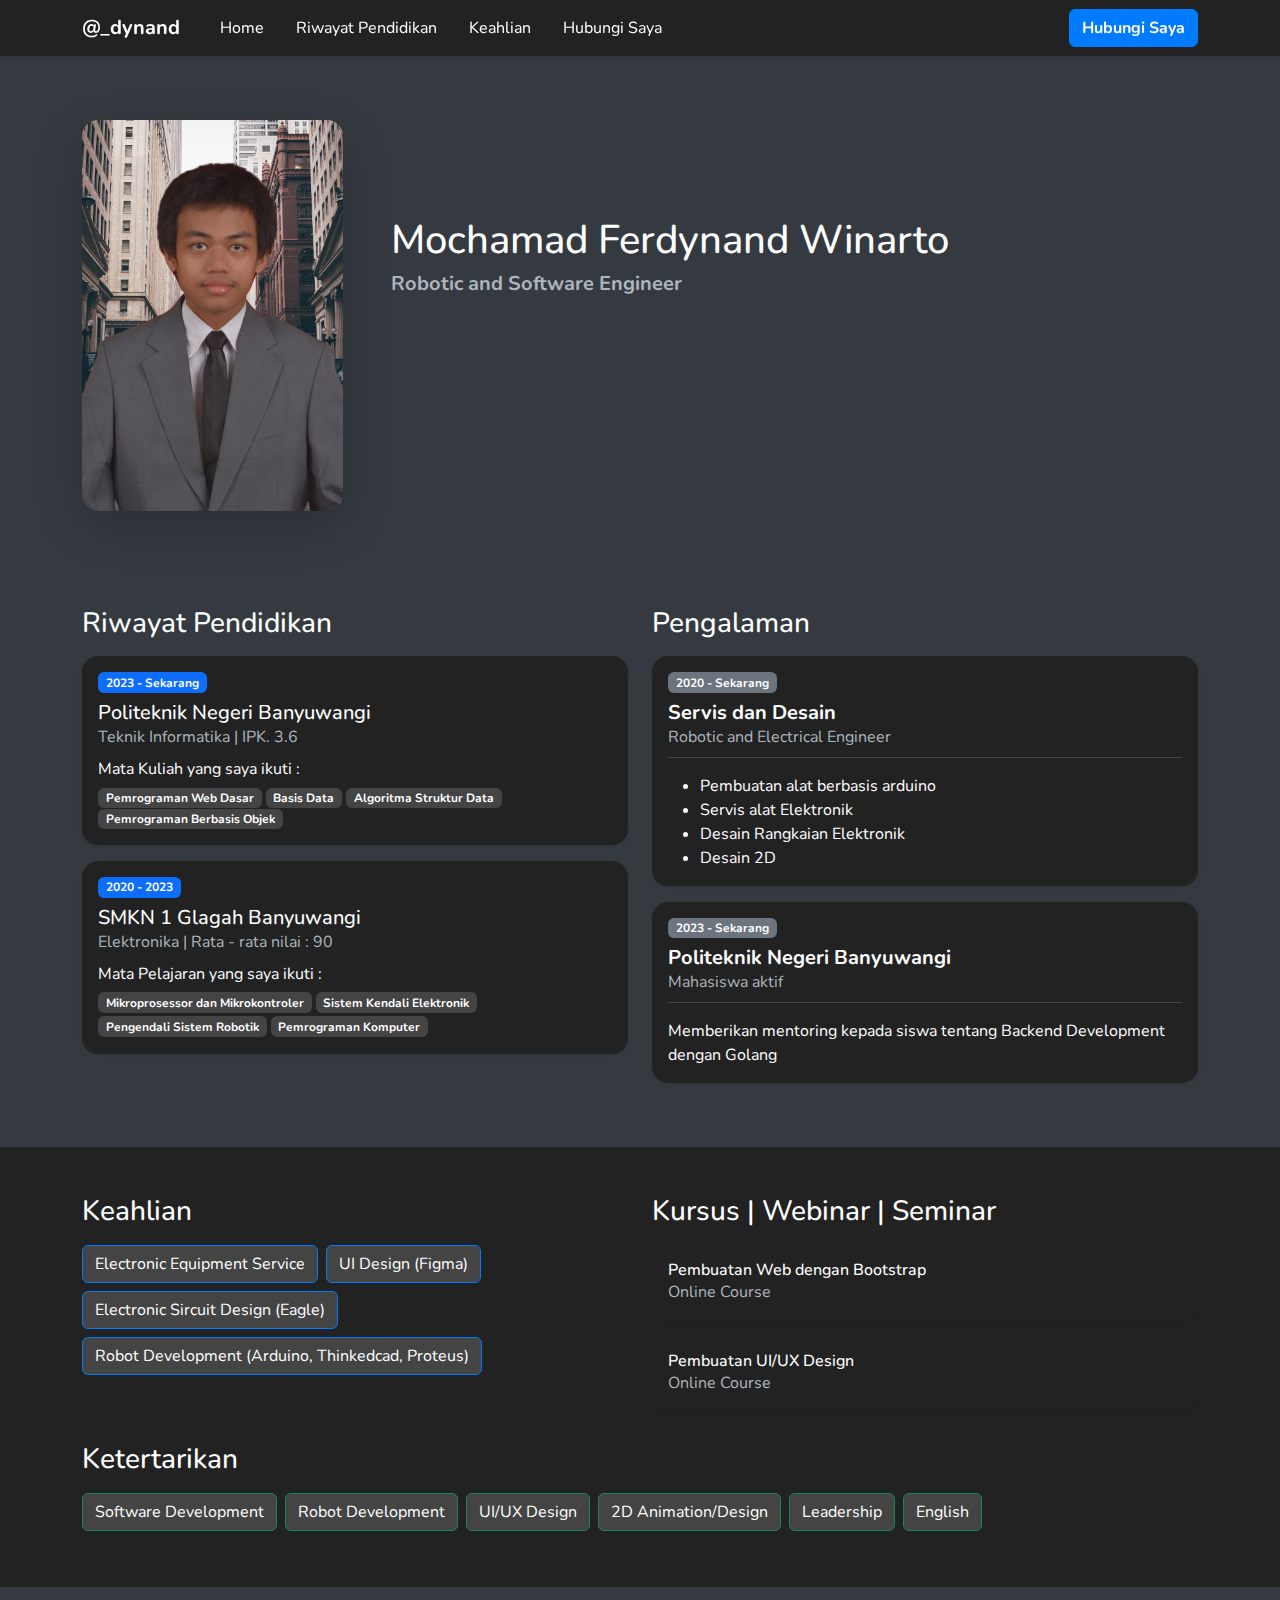
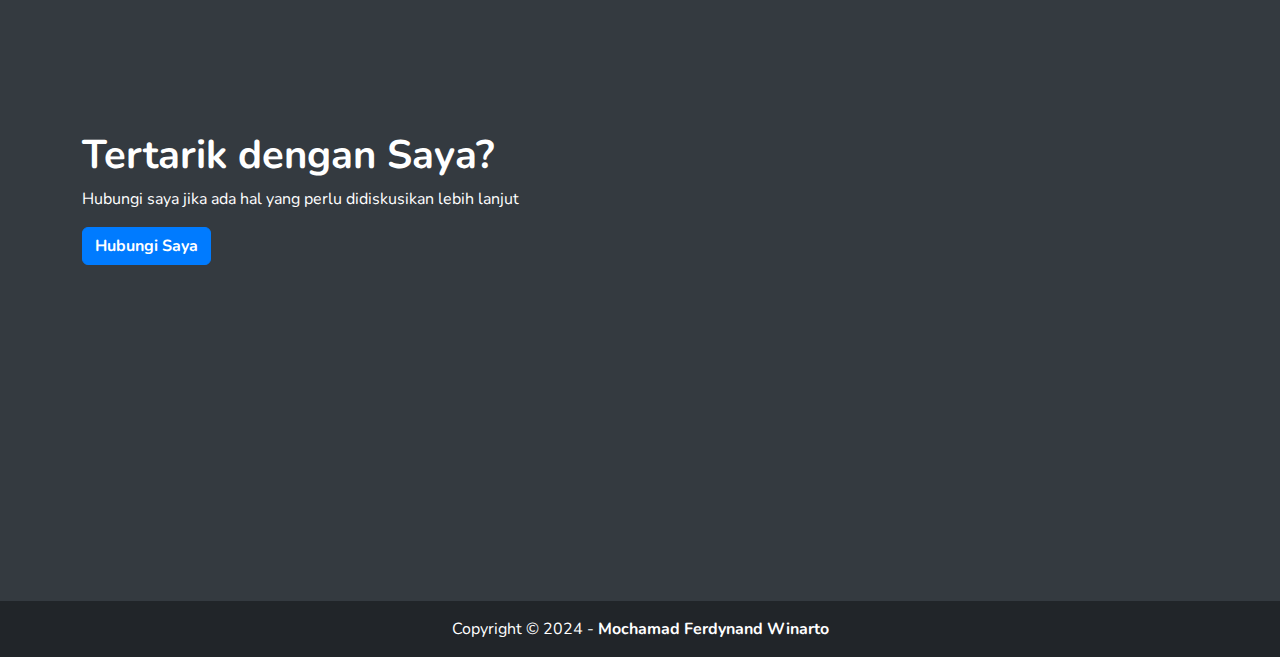
<file: index.html>
<html lang="en">

<head>
    <meta charset="utf-8">
    <meta name="viewport" content="width=device-width, initial-scale=1">
    <title>CV - Mochamad Ferdynand Winarto</title>
    <link href="https://cdn.jsdelivr.net/npm/bootstrap@5.3.3/dist/css/bootstrap.min.css" rel="stylesheet"
        integrity="sha384-QWTKZyjpPEjISv5WaRU9OFeRpok6YctnYmDr5pNlyT2bRjXh0JMhjY6hW+ALEwIH" crossorigin="anonymous">

    <!-- Google Font (Kustomisasi Font) -->
    <link rel="preconnect" href="https://fonts.googleapis.com">
    <link rel="preconnect" href="https://fonts.gstatic.com" crossorigin>
    <link href="https://fonts.googleapis.com/css2?family=Nunito:wght@200..1000&display=swap" rel="stylesheet">

    <link href="style.css" rel="stylesheet">

</head>

<body class="bg-light" style="font-family: Nunito, sans-serif;">
    <nav class="navbar navbar-expand-lg bg-body-tertiary fixed-top shadow-sm bg-white">
        <div class="container">
            <a class="navbar-brand" href="#">
                <b>@_dynand</b>
            </a>
            <button class="navbar-toggler" type="button" data-bs-toggle="collapse"
                data-bs-target="#navbarSupportedContent" aria-controls="navbarSupportedContent" aria-expanded="false"
                aria-label="Toggle navigation">
                <span class="navbar-toggler-icon"></span>
            </button>
            <div class="collapse navbar-collapse" id="navbarSupportedContent">
                <ul class="navbar-nav me-auto mb-2 mb-lg-0">
                    <li class="nav-item ps-3">
                        <a class="nav-link" href="#">Home</a>
                    </li>
                    <li class="nav-item ps-3">
                        <a class="nav-link" href="#pendidikan">Riwayat Pendidikan</a>
                    </li>
                    <li class="nav-item ps-3">
                        <a class="nav-link" href="#keahlian">Keahlian</a>
                    </li>
                    <li class="nav-item ps-3">
                        <a class="nav-link" href="#kontak">Hubungi Saya</a>
                    </li>
                </ul>

                <div class="d-flex">
                    <a class="btn btn-primary" data-bs-toggle="modal" data-bs-target="#modalKontak">
                        <b>Hubungi Saya</b>
                    </a>
                </div>
            </div>
        </div>
    </nav>

    <div class="pt-4"></div>

    <section class="mt-5 pt-5">
        <div class="container">
            <div class="row">
                <div class="col-md-3 mb-5 mb-md-0">
                    <img src="gambar/Gambar2.png" alt="ramadhan" class="img-fluid rounded-4 shadow-lg">
                </div>
                <div class="col-md-9 mt-md-5">
                    <div class="ms-md-4 pt-md-5">
                        <div class=" text-md-start text-center">
                            <h1> Mochamad Ferdynand Winarto</h1>
                            <h5 class="text-secondary">
                                <b>Robotic and Software Engineer</b>
                            </h5>
                        </div>
                    </div>
                </div>
            </div>
        </div>
    </section>

    <section id="pendidikan" class="pt-5">
        <div class="container pt-5">
            <div class="row">
                <div class="col-md-6">
                    <div class="row">
                        <h3 class="mb-3">Riwayat Pendidikan</h3>

                        <div class="col-md-12 mb-3">
                            <div class="card shadow-sm border-0 rounded-4">
                                <div class="card-body">
                                    <span class="badge bg-primary">2023 - Sekarang</span>
                                    <h5 class="mt-2 mb-0">Politeknik Negeri Banyuwangi</h5>
                                    <p class="text-body-tertiary mb-0">Teknik Informatika | IPK. 3.6</p>

                                    <div class="mt-2">
                                        <p class="mb-1">Mata Kuliah yang saya ikuti : </p>
                                        <span class="badge text-bg-light">Pemrograman Web Dasar</span>
                                        <span class="badge text-bg-light">Basis Data</span>
                                        <span class="badge text-bg-light">Algoritma Struktur Data</span>
                                        <span class="badge text-bg-light">Pemrograman Berbasis Objek</span>
                                    </div>
                                </div>
                            </div>
                        </div>
                        <div class="col-md-12 mb-3">
                            <div class="card shadow-sm border-0 rounded-4">
                                <div class="card-body">
                                    <span class="badge bg-primary">2020 - 2023</span>
                                    <h5 class="mt-2 mb-0">SMKN 1 Glagah Banyuwangi</h5>
                                    <p class="text-body-tertiary mb-0">Elektronika | Rata - rata nilai : 90</p>
                                    <div class="mt-2">
                                        <p class="mb-1">Mata Pelajaran yang saya ikuti : </p>
                                        <span class="badge text-bg-light">Mikroprosessor dan Mikrokontroler</span>
                                        <span class="badge text-bg-light">Sistem Kendali Elektronik</span>
                                        <span class="badge text-bg-light">Pengendali Sistem Robotik</span>
                                        <span class="badge text-bg-light">Pemrograman Komputer</span>
                                    </div>
                                </div>
                            </div>
                        </div>
                    </div>

                </div>
                <div class="col-md-6 mt-5 mt-md-0">
                    <div class="row">
                        <h3 class="mb-3">Pengalaman</h3>
                        <!-- Contoh: Pengalaman Kerja, Pengalaman Sukarelawan, Magang, Organisasi, dll. -->

                        <div class="col-md-12 mb-3">
                            <div class="card shadow-sm border-0 rounded-4">
                                <div class="card-body">
                                    <span class="badge bg-secondary">2020 - Sekarang</span>
                                    <h5 class="mt-2 mb-0"><b>Servis dan Desain</b></h5>
                                    <p class="text-body-tertiary mb-0">Robotic and Electrical Engineer</p>
                                    <hr class="mt-2 mb-3 text-body-tertiary">

                                    <div class="mt-2">
                                        <ul class="mb-0">
                                            <li>Pembuatan alat berbasis arduino</li>
                                            <li>Servis alat Elektronik</li>
                                            <li>Desain Rangkaian Elektronik</li>
                                            <li>Desain 2D</li>
                                        </ul>
                                    </div>
                                </div>
                            </div>
                        </div>
                        <div class="col-md-12 mb-3">
                            <div class="card shadow-sm border-0 rounded-4">
                                <div class="card-body">
                                    <span class="badge bg-secondary">2023 - Sekarang</span>
                                    <h5 class="mt-2 mb-0"><b>Politeknik Negeri Banyuwangi</b></h5>
                                    <p class="text-body-tertiary mb-0">Mahasiswa aktif</p>
                                    <hr class="mt-2 mb-3 text-body-tertiary">

                                    <div class="mt-2">
                                        <p class="mb-0">Memberikan mentoring kepada siswa tentang Backend Development
                                            dengan Golang</p>
                                    </div>
                                </div>
                            </div>
                        </div>

                    </div>

                </div>
            </div>
        </div>
    </section>

    <!-- KEAHLIAN DAN KURSUS -->
    <section class="my-5 py-5 bg-white" id="keahlian">
        <div class="container">
            <div class="row">
                <div class="col-md-6">
                    <h3 class="mb-3">Keahlian</h3>
                    <!-- Keahlian atau skill yang kamu bisa atau kuasai -->

                    <a class="btn btn-primary text-bg-light text-start mb-2 me-1">
                        Electronic Equipment Service
                    </a>
                    <a class="btn btn-primary text-bg-light text-start mb-2 me-1">
                        UI Design (Figma)
                    </a>
                    <a class="btn btn-primary text-bg-light text-start mb-2 me-1">
                        Electronic Sircuit Design (Eagle)
                    </a>
                    <a class="btn btn-primary text-bg-light text-start mb-2 me-1">
                        Robot Development (Arduino, Thinkedcad, Proteus)
                    </a>
                </div>
                <div class="col-md-6 mt-5 mt-md-0">
                    <div class="row">
                        <h3 class="mb-3">Kursus | Webinar | Seminar</h3>
                        <div class="col-md-12 mb-3">
                            <div class="card shadow-sm border-0 rounded-4">
                                <div class="card-body">
                                    <h6 class="mt-0 mb-0">Pembuatan Web dengan Bootstrap</h6>
                                    <p class="text-body-tertiary mb-0">Online Course</p>
                                </div>
                            </div>
                        </div>
                        <div class="col-md-12 mb-3">
                            <div class="card shadow-sm border-0 rounded-4">
                                <div class="card-body">
                                    <h6 class="mt-0 mb-0">Pembuatan UI/UX Design</h6>
                                    <p class="text-body-tertiary mb-0">Online Course</p>
                                </div>
                            </div>
                        </div>
                    </div>
                </div>

                <div class="col-md-12 mt-5 mt-md-3">
                    <h3 class="mb-3">Ketertarikan</h3>
                    <!-- Ketertarikan terkait industri yang kamu tuju seperti profesi, bidang, atau yang lain -->

                    <a class="btn btn-success text-bg-light text-start mb-2 me-1">
                        Software Development
                    </a>
                    <a class="btn btn-success text-bg-light text-start mb-2 me-1">
                        Robot Development
                    </a>
                    <a class="btn btn-success text-bg-light text-start mb-2 me-1">
                        UI/UX Design
                    </a>
                    <a class="btn btn-success text-bg-light text-start mb-2 me-1">
                        2D Animation/Design
                    </a>
                    <a class="btn btn-success text-bg-light text-start mb-2 me-1">
                        Leadership
                    </a>
                    <a class="btn btn-success text-bg-light text-start mb-2 me-1">
                        English
                    </a>
                </div>
            </div>
        </div>
    </section>
    <section id="kontak">
        <div class="container py-md-5">
            <div class="row">
                <div class="col-md-7 pt-5 text-md-start text-center">
                    <h1><b>Tertarik dengan Saya?</b></h1>
                    <p>Hubungi saya jika ada hal yang perlu didiskusikan lebih lanjut</p>

                    <div class="mb-3">
                        <a class="btn btn-primary me-1" data-bs-toggle="modal" data-bs-target="#modalKontak">
                            <b>Hubungi Saya</b>
                        </a>
                    </div>
                </div>
                <div class="col-md-5 text-start">
                    <!-- Ilustrasi lainnya, cek di https://storyset.com/ (Gratis!) -->
                    <iframe 
                            src="https://www.google.com/maps/embed?pb=!1m18!1m12!1m3!1d698.0831788082136!2d114.36839796172856!3d-8.207300672751382!2m3!1f0!2f0!3f0!3m2!1i1024!2i768!4f13.1!3m3!1m2!1s0x2dd1453ca72ce0f3%3A0x1e393c6c7e0eec5f!2sJl.%20Kalilo%2C%20Pengantigan%2C%20Kec.%20Banyuwangi%2C%20Kabupaten%20Banyuwangi%2C%20Jawa%20Timur!5e0!3m2!1sid!2sid!4v1716808644604!5m2!1sid!2sid"
                            width="470" height="470" style="border:0;" allowfullscreen="" loading="lazy"
                            referrerpolicy="no-referrer-when-downgrade"></iframe>
                </div>
            </div>
        </div>
    </section>
    <!-- FOOTER -->
    <footer class="bg-dark py-3">
        <div class="container">
            <div class="row">
                <div class="col-md-12 text-center">
                    <p class="text-white mb-0">Copyright &copy; 2024 - <b>Mochamad Ferdynand Winarto</b> </p>
                </div>
            </div>
        </div>
    </footer>
    <!-- END OF FOOTER -->

    <!-- NOTE!
    LEBIH BAIK JIKA ADA : 
    - Kamu bisa tambahkan Portofolio terkait project atau hal yang telah kamu buat -->

    <!-- MODAL KONTAK -->
    <div class="modal fade" id="modalKontak" tabindex="-1" aria-labelledby="modalKontakLabel" aria-hidden="true">
        <div class="modal-dialog">
            <div class="modal-content">
                <div class="modal-header">
                    <h1 class="modal-title fs-5" id="modalKontakLabel">Hubungi Saya</h1>
                    <button type="button" class="btn-close" data-bs-dismiss="modal" aria-label="Close"></button>
                </div>
                <div class="modal-body">
                    <div class="card bg-light border-success-subtle mb-3 rounded-4">
                        <div class="card-body">
                            <h5 class="mb-0">No. HP / Whatsapp</h5>
                            <p class="mb-0">
                                <b>+62 889-8959-3776</b>
                            </p>
                        </div>
                    </div>
                    <div class="card bg-light border-primary-subtle mb-3 rounded-4">
                        <div class="card-body">
                            <h5 class="mb-0">Linkedin</h5>
                            <p class="mb-0">
                                <a href="linkedin.com/in/ferdynand/" target="_blank">
                                    linkedin.com/in/<b>ferdynand</b>
                                </a>
                            </p>
                        </div>
                    </div>
                    <div class="card bg-light border-dark mb-3 rounded-4">
                        <div class="card-body">
                            <h5 class="mb-0">Email</h5>
                            <p class="mb-0">
                                <b>ferdynandwinarto@gmail.com</b>
                            </p>
                        </div>
                    </div>
                    <div class="card bg-light border-danger-subtle mb-3 rounded-4">
                        <div class="card-body">
                            <h5 class="mb-0">Instagram</h5>
                            <p class="mb-0">
                                <b><a href="https://www.instagram.com/_dynand/">@_dynand</a></b>
                            </p>
                        </div>
                    </div>
                </div>
            </div>
        </div>
    </div>


    <script src="https://cdn.jsdelivr.net/npm/bootstrap@5.3.3/dist/js/bootstrap.bundle.min.js"
        integrity="sha384-YvpcrYf0tY3lHB60NNkmXc5s9fDVZLESaAA55NDzOxhy9GkcIdslK1eN7N6jIeHz"
        crossorigin="anonymous"></script>

    <!-- Kode Javascript agar menu pada navbar otomatis tertutup jika di klik -->
    <script>
        document.addEventListener('DOMContentLoaded', function () {
            var navbarNav = document.getElementById('navbarSupportedContent');
            var navLinks = navbarNav.querySelectorAll('.nav-link');
            var bsCollapse = new bootstrap.Collapse(navbarNav, {
                toggle: false
            });

            navLinks.forEach(function (link) {
                link.addEventListener('click', function () {
                    if (navbarNav.classList.contains('show')) {
                        bsCollapse.hide();
                    }
                });
            });
        });
    </script>
</body>


</html>
</file>
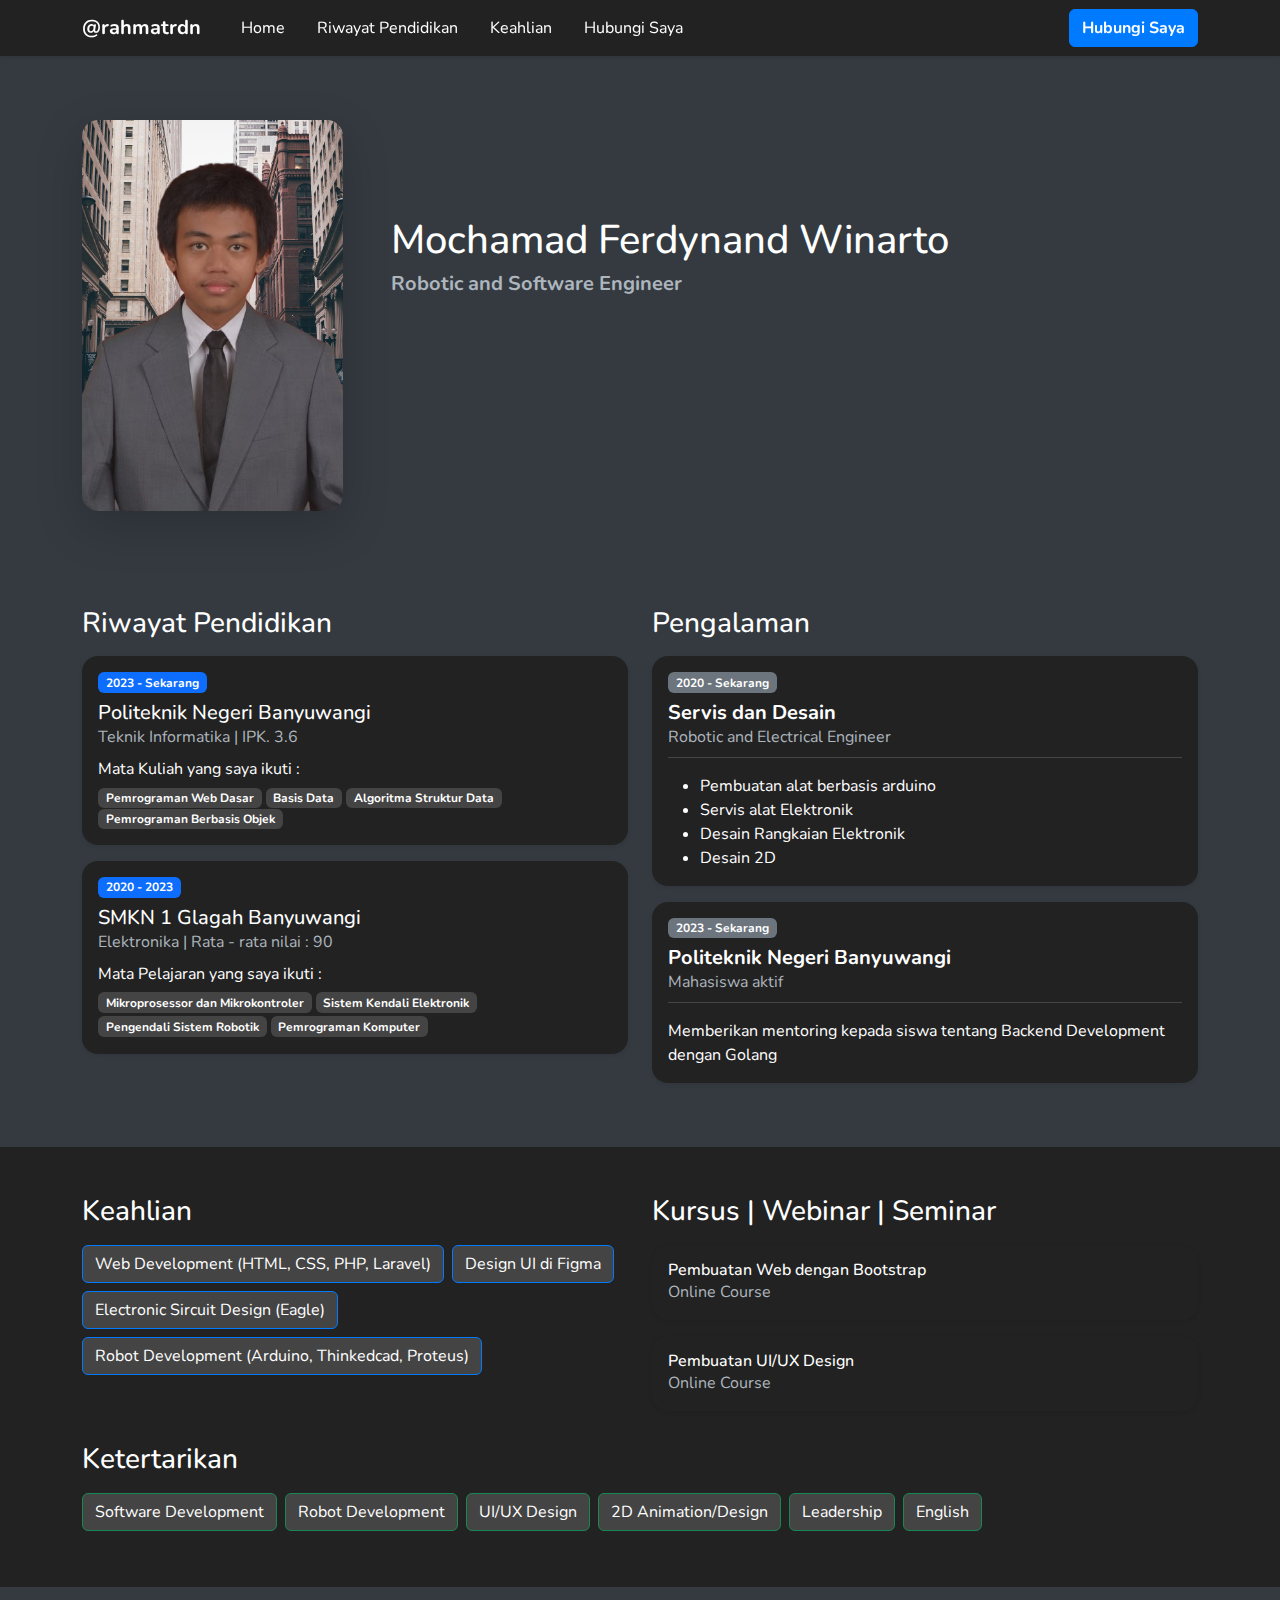
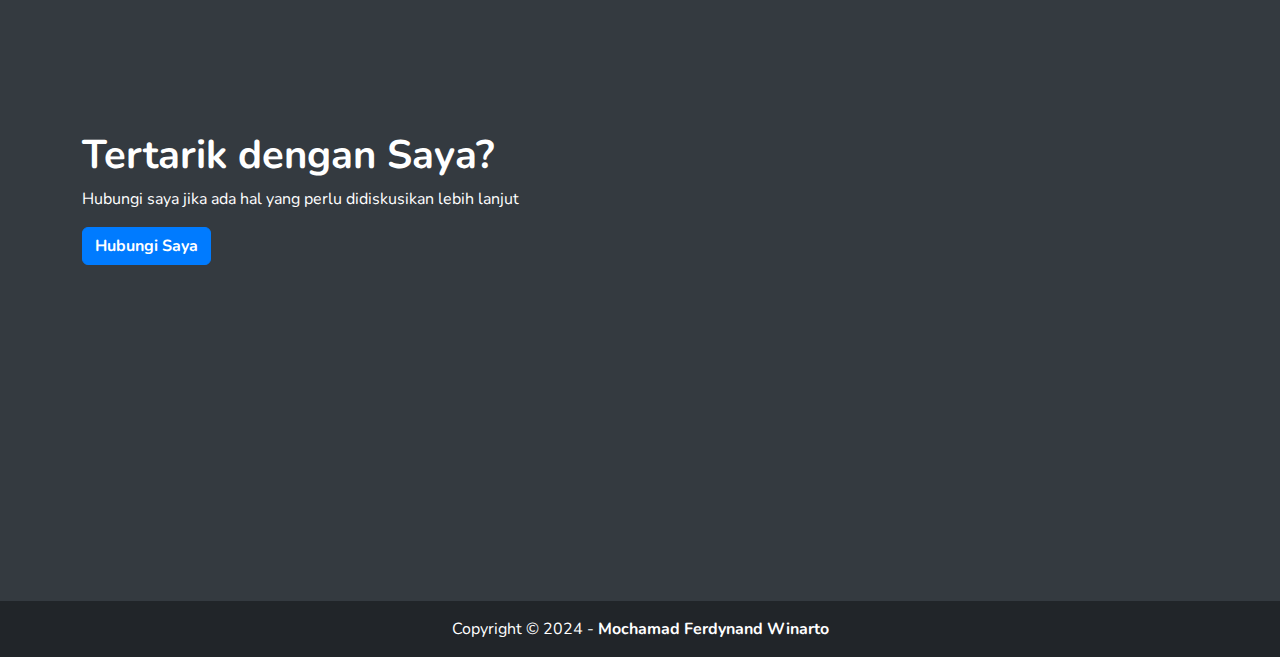
<file: index1.html>
<html lang="en">

<head>
    <meta charset="utf-8">
    <meta name="viewport" content="width=device-width, initial-scale=1">
    <title>CV - Mochamad Ferdynand Winarto</title>
    <link href="https://cdn.jsdelivr.net/npm/bootstrap@5.3.3/dist/css/bootstrap.min.css" rel="stylesheet"
        integrity="sha384-QWTKZyjpPEjISv5WaRU9OFeRpok6YctnYmDr5pNlyT2bRjXh0JMhjY6hW+ALEwIH" crossorigin="anonymous">

    <!-- Google Font (Kustomisasi Font) -->
    <link rel="preconnect" href="https://fonts.googleapis.com">
    <link rel="preconnect" href="https://fonts.gstatic.com" crossorigin>
    <link href="https://fonts.googleapis.com/css2?family=Nunito:wght@200..1000&display=swap" rel="stylesheet">

    <link href="style.css" rel="stylesheet">

</head>

<body class="bg-light" style="font-family: Nunito, sans-serif;">
    <nav class="navbar navbar-expand-lg bg-body-tertiary fixed-top shadow-sm bg-white">
        <div class="container">
            <a class="navbar-brand" href="#">
                <b>@rahmatrdn</b>
            </a>
            <button class="navbar-toggler" type="button" data-bs-toggle="collapse"
                data-bs-target="#navbarSupportedContent" aria-controls="navbarSupportedContent" aria-expanded="false"
                aria-label="Toggle navigation">
                <span class="navbar-toggler-icon"></span>
            </button>
            <div class="collapse navbar-collapse" id="navbarSupportedContent">
                <ul class="navbar-nav me-auto mb-2 mb-lg-0">
                    <li class="nav-item ps-3">
                        <a class="nav-link" href="#">Home</a>
                    </li>
                    <li class="nav-item ps-3">
                        <a class="nav-link" href="#pendidikan">Riwayat Pendidikan</a>
                    </li>
                    <li class="nav-item ps-3">
                        <a class="nav-link" href="#keahlian">Keahlian</a>
                    </li>
                    <li class="nav-item ps-3">
                        <a class="nav-link" href="#kontak">Hubungi Saya</a>
                    </li>
                </ul>

                <div class="d-flex">
                    <a class="btn btn-primary" data-bs-toggle="modal" data-bs-target="#modalKontak">
                        <b>Hubungi Saya</b>
                    </a>
                </div>
            </div>
        </div>
    </nav>

    <div class="pt-4"></div>

    <section class="mt-5 pt-5">
        <div class="container">
            <div class="row">
                <div class="col-md-3 mb-5 mb-md-0">
                    <img src="Gambar2.png" alt="ramadhan" class="img-fluid rounded-4 shadow-lg">
                </div>
                <div class="col-md-9 mt-md-5">
                    <div class="ms-md-4 pt-md-5">
                        <div class=" text-md-start text-center">
                            <h1> Mochamad Ferdynand Winarto</h1>
                            <h5 class="text-secondary">
                                <b>Robotic and Software Engineer</b>
                            </h5>
                        </div>
                    </div>
                </div>
            </div>
        </div>
    </section>

    <section id="pendidikan" class="pt-5">
        <div class="container pt-5">
            <div class="row">
                <div class="col-md-6">
                    <div class="row">
                        <h3 class="mb-3">Riwayat Pendidikan</h3>

                        <div class="col-md-12 mb-3">
                            <div class="card shadow-sm border-0 rounded-4">
                                <div class="card-body">
                                    <span class="badge bg-primary">2023 - Sekarang</span>
                                    <h5 class="mt-2 mb-0">Politeknik Negeri Banyuwangi</h5>
                                    <p class="text-body-tertiary mb-0">Teknik Informatika | IPK. 3.6</p>

                                    <div class="mt-2">
                                        <p class="mb-1">Mata Kuliah yang saya ikuti : </p>
                                        <span class="badge text-bg-light">Pemrograman Web Dasar</span>
                                        <span class="badge text-bg-light">Basis Data</span>
                                        <span class="badge text-bg-light">Algoritma Struktur Data</span>
                                        <span class="badge text-bg-light">Pemrograman Berbasis Objek</span>
                                    </div>
                                </div>
                            </div>
                        </div>
                        <div class="col-md-12 mb-3">
                            <div class="card shadow-sm border-0 rounded-4">
                                <div class="card-body">
                                    <span class="badge bg-primary">2020 - 2023</span>
                                    <h5 class="mt-2 mb-0">SMKN 1 Glagah Banyuwangi</h5>
                                    <p class="text-body-tertiary mb-0">Elektronika | Rata - rata nilai : 90</p>
                                    <div class="mt-2">
                                        <p class="mb-1">Mata Pelajaran yang saya ikuti : </p>
                                        <span class="badge text-bg-light">Mikroprosessor dan Mikrokontroler</span>
                                        <span class="badge text-bg-light">Sistem Kendali Elektronik</span>
                                        <span class="badge text-bg-light">Pengendali Sistem Robotik</span>
                                        <span class="badge text-bg-light">Pemrograman Komputer</span>
                                    </div>
                                </div>
                            </div>
                        </div>
                    </div>

                </div>
                <div class="col-md-6 mt-5 mt-md-0">
                    <div class="row">
                        <h3 class="mb-3">Pengalaman</h3>
                        <!-- Contoh: Pengalaman Kerja, Pengalaman Sukarelawan, Magang, Organisasi, dll. -->

                        <div class="col-md-12 mb-3">
                            <div class="card shadow-sm border-0 rounded-4">
                                <div class="card-body">
                                    <span class="badge bg-secondary">2020 - Sekarang</span>
                                    <h5 class="mt-2 mb-0"><b>Servis dan Desain</b></h5>
                                    <p class="text-body-tertiary mb-0">Robotic and Electrical Engineer</p>
                                    <hr class="mt-2 mb-3 text-body-tertiary">

                                    <div class="mt-2">
                                        <ul class="mb-0">
                                            <li>Pembuatan alat berbasis arduino</li>
                                            <li>Servis alat Elektronik</li>
                                            <li>Desain Rangkaian Elektronik</li>
                                            <li>Desain 2D</li>
                                        </ul>
                                    </div>
                                </div>
                            </div>
                        </div>
                        <div class="col-md-12 mb-3">
                            <div class="card shadow-sm border-0 rounded-4">
                                <div class="card-body">
                                    <span class="badge bg-secondary">2023 - Sekarang</span>
                                    <h5 class="mt-2 mb-0"><b>Politeknik Negeri Banyuwangi</b></h5>
                                    <p class="text-body-tertiary mb-0">Mahasiswa aktif</p>
                                    <hr class="mt-2 mb-3 text-body-tertiary">

                                    <div class="mt-2">
                                        <p class="mb-0">Memberikan mentoring kepada siswa tentang Backend Development
                                            dengan Golang</p>
                                    </div>
                                </div>
                            </div>
                        </div>

                    </div>

                </div>
            </div>
        </div>
    </section>

    <!-- KEAHLIAN DAN KURSUS -->
    <section class="my-5 py-5 bg-white" id="keahlian">
        <div class="container">
            <div class="row">
                <div class="col-md-6">
                    <h3 class="mb-3">Keahlian</h3>
                    <!-- Keahlian atau skill yang kamu bisa atau kuasai -->

                    <a class="btn btn-primary text-bg-light text-start mb-2 me-1">
                        Web Development (HTML, CSS, PHP, Laravel)
                    </a>
                    <a class="btn btn-primary text-bg-light text-start mb-2 me-1">
                        Design UI di Figma
                    </a>
                    <a class="btn btn-primary text-bg-light text-start mb-2 me-1">
                        Electronic Sircuit Design (Eagle)
                    </a>
                    <a class="btn btn-primary text-bg-light text-start mb-2 me-1">
                        Robot Development (Arduino, Thinkedcad, Proteus)
                    </a>
                </div>
                <div class="col-md-6 mt-5 mt-md-0">
                    <div class="row">
                        <h3 class="mb-3">Kursus | Webinar | Seminar</h3>
                        <div class="col-md-12 mb-3">
                            <div class="card shadow-sm border-0 rounded-4">
                                <div class="card-body">
                                    <h6 class="mt-0 mb-0">Pembuatan Web dengan Bootstrap</h6>
                                    <p class="text-body-tertiary mb-0">Online Course</p>
                                </div>
                            </div>
                        </div>
                        <div class="col-md-12 mb-3">
                            <div class="card shadow-sm border-0 rounded-4">
                                <div class="card-body">
                                    <h6 class="mt-0 mb-0">Pembuatan UI/UX Design</h6>
                                    <p class="text-body-tertiary mb-0">Online Course</p>
                                </div>
                            </div>
                        </div>
                    </div>
                </div>

                <div class="col-md-12 mt-5 mt-md-3">
                    <h3 class="mb-3">Ketertarikan</h3>
                    <!-- Ketertarikan terkait industri yang kamu tuju seperti profesi, bidang, atau yang lain -->

                    <a class="btn btn-success text-bg-light text-start mb-2 me-1">
                        Software Development
                    </a>
                    <a class="btn btn-success text-bg-light text-start mb-2 me-1">
                        Robot Development
                    </a>
                    <a class="btn btn-success text-bg-light text-start mb-2 me-1">
                        UI/UX Design
                    </a>
                    <a class="btn btn-success text-bg-light text-start mb-2 me-1">
                        2D Animation/Design
                    </a>
                    <a class="btn btn-success text-bg-light text-start mb-2 me-1">
                        Leadership
                    </a>
                    <a class="btn btn-success text-bg-light text-start mb-2 me-1">
                        English
                    </a>
                </div>
            </div>
        </div>
    </section>
    <section id="kontak">
        <div class="container py-md-5">
            <div class="row">
                <div class="col-md-7 pt-5 text-md-start text-center">
                    <h1><b>Tertarik dengan Saya?</b></h1>
                    <p>Hubungi saya jika ada hal yang perlu didiskusikan lebih lanjut</p>

                    <div class="mb-3">
                        <a class="btn btn-primary me-1" data-bs-toggle="modal" data-bs-target="#modalKontak">
                            <b>Hubungi Saya</b>
                        </a>
                    </div>
                </div>
                <div class="col-md-5 text-start">
                    <!-- Ilustrasi lainnya, cek di https://storyset.com/ (Gratis!) -->
                    <iframe 
                            src="https://www.google.com/maps/embed?pb=!1m18!1m12!1m3!1d698.0831788082136!2d114.36839796172856!3d-8.207300672751382!2m3!1f0!2f0!3f0!3m2!1i1024!2i768!4f13.1!3m3!1m2!1s0x2dd1453ca72ce0f3%3A0x1e393c6c7e0eec5f!2sJl.%20Kalilo%2C%20Pengantigan%2C%20Kec.%20Banyuwangi%2C%20Kabupaten%20Banyuwangi%2C%20Jawa%20Timur!5e0!3m2!1sid!2sid!4v1716808644604!5m2!1sid!2sid"
                            width="470" height="470" style="border:0;" allowfullscreen="" loading="lazy"
                            referrerpolicy="no-referrer-when-downgrade"></iframe>
                </div>
            </div>
        </div>
    </section>
    <!-- FOOTER -->
    <footer class="bg-dark py-3">
        <div class="container">
            <div class="row">
                <div class="col-md-12 text-center">
                    <p class="text-white mb-0">Copyright &copy; 2024 - <b>Mochamad Ferdynand Winarto</b> </p>
                </div>
            </div>
        </div>
    </footer>
    <!-- END OF FOOTER -->

    <!-- NOTE!
    LEBIH BAIK JIKA ADA : 
    - Kamu bisa tambahkan Portofolio terkait project atau hal yang telah kamu buat -->

    <!-- MODAL KONTAK -->
    <div class="modal fade" id="modalKontak" tabindex="-1" aria-labelledby="modalKontakLabel" aria-hidden="true">
        <div class="modal-dialog">
            <div class="modal-content">
                <div class="modal-header">
                    <h1 class="modal-title fs-5" id="modalKontakLabel">Hubungi Saya</h1>
                    <button type="button" class="btn-close" data-bs-dismiss="modal" aria-label="Close"></button>
                </div>
                <div class="modal-body">
                    <div class="card bg-light border-success-subtle mb-3 rounded-4">
                        <div class="card-body">
                            <h5 class="mb-0">No. HP / Whatsapp</h5>
                            <p class="mb-0">
                                <b>+62 889-8959-3776</b>
                            </p>
                        </div>
                    </div>
                    <div class="card bg-light border-primary-subtle mb-3 rounded-4">
                        <div class="card-body">
                            <h5 class="mb-0">Linkedin</h5>
                            <p class="mb-0">
                                <a href="linkedin.com/in/ferdynand/" target="_blank">
                                    linkedin.com/in/<b>ferdynand</b>
                                </a>
                            </p>
                        </div>
                    </div>
                    <div class="card bg-light border-dark mb-3 rounded-4">
                        <div class="card-body">
                            <h5 class="mb-0">Email</h5>
                            <p class="mb-0">
                                <b>ferdynandwinarto@gmail.com</b>
                            </p>
                        </div>
                    </div>
                    <div class="card bg-light border-danger-subtle mb-3 rounded-4">
                        <div class="card-body">
                            <h5 class="mb-0">Instagram</h5>
                            <p class="mb-0">
                                <b><a href="https://www.instagram.com/_dynand/">@_dynand</a></b>
                            </p>
                        </div>
                    </div>
                </div>
            </div>
        </div>
    </div>


    <script src="https://cdn.jsdelivr.net/npm/bootstrap@5.3.3/dist/js/bootstrap.bundle.min.js"
        integrity="sha384-YvpcrYf0tY3lHB60NNkmXc5s9fDVZLESaAA55NDzOxhy9GkcIdslK1eN7N6jIeHz"
        crossorigin="anonymous"></script>

    <!-- Kode Javascript agar menu pada navbar otomatis tertutup jika di klik -->
    <script>
        document.addEventListener('DOMContentLoaded', function () {
            var navbarNav = document.getElementById('navbarSupportedContent');
            var navLinks = navbarNav.querySelectorAll('.nav-link');
            var bsCollapse = new bootstrap.Collapse(navbarNav, {
                toggle: false
            });

            navLinks.forEach(function (link) {
                link.addEventListener('click', function () {
                    if (navbarNav.classList.contains('show')) {
                        bsCollapse.hide();
                    }
                });
            });
        });
    </script>
</body>


</html>
</file>
<file: style.css>
body {
    background-color: #000;
    color: #fff;
}

.navbar,
.card {
    background-color: #222;
    color: #fff;
}

.navbar-brand,
.nav-link {
    color: #fff !important;
}

.btn-primary {
    background-color: #007bff;
    border-color: #007bff;
    color: #fff;
}

.navbar-toggler .navbar-toggler-icon {
    color: white;
}

.btn-primary:hover {
    background-color: #0056b3;
    border-color: #004085;
}

.btn {
    color: #fff !important;
}
.badge {
    color: #fff !important;
}

.text-secondary,
.text-body-tertiary {
    color: #adb5bd !important;
}

.bg-light {
    background-color: #343a40 !important;
    color: #fff;
}

.text-bg-light {
    background-color: #6c757d !important;
    color: #fff;
}

.bg-white {
    background-color: #222 !important;
    color: #fff;
}

.text-bg-light {
    background-color: #444 !important;
    color: #fff;
}

.badge {
    background-color: #444;
    color: #fff;
}

footer {
    background-color: #111;
}

.modal-content {
    background-color: #222;
    color: #fff;
}

.modal-header {
    border-bottom: 1px solid #444;
}

.modal-footer {
    border-top: 1px solid #444;
}

.border-success-subtle {
    border-color: #28a745 !important;
}

.border-primary-subtle {
    border-color: #007bff !important;
}

.border-dark {
    border-color: #343a40 !important;
}

.border-danger-subtle {
    border-color: #dc3545 !important;
}

.border-0 {
    border: none;
}

.rounded-4 {
    border-radius: .5rem;
}
</file>
